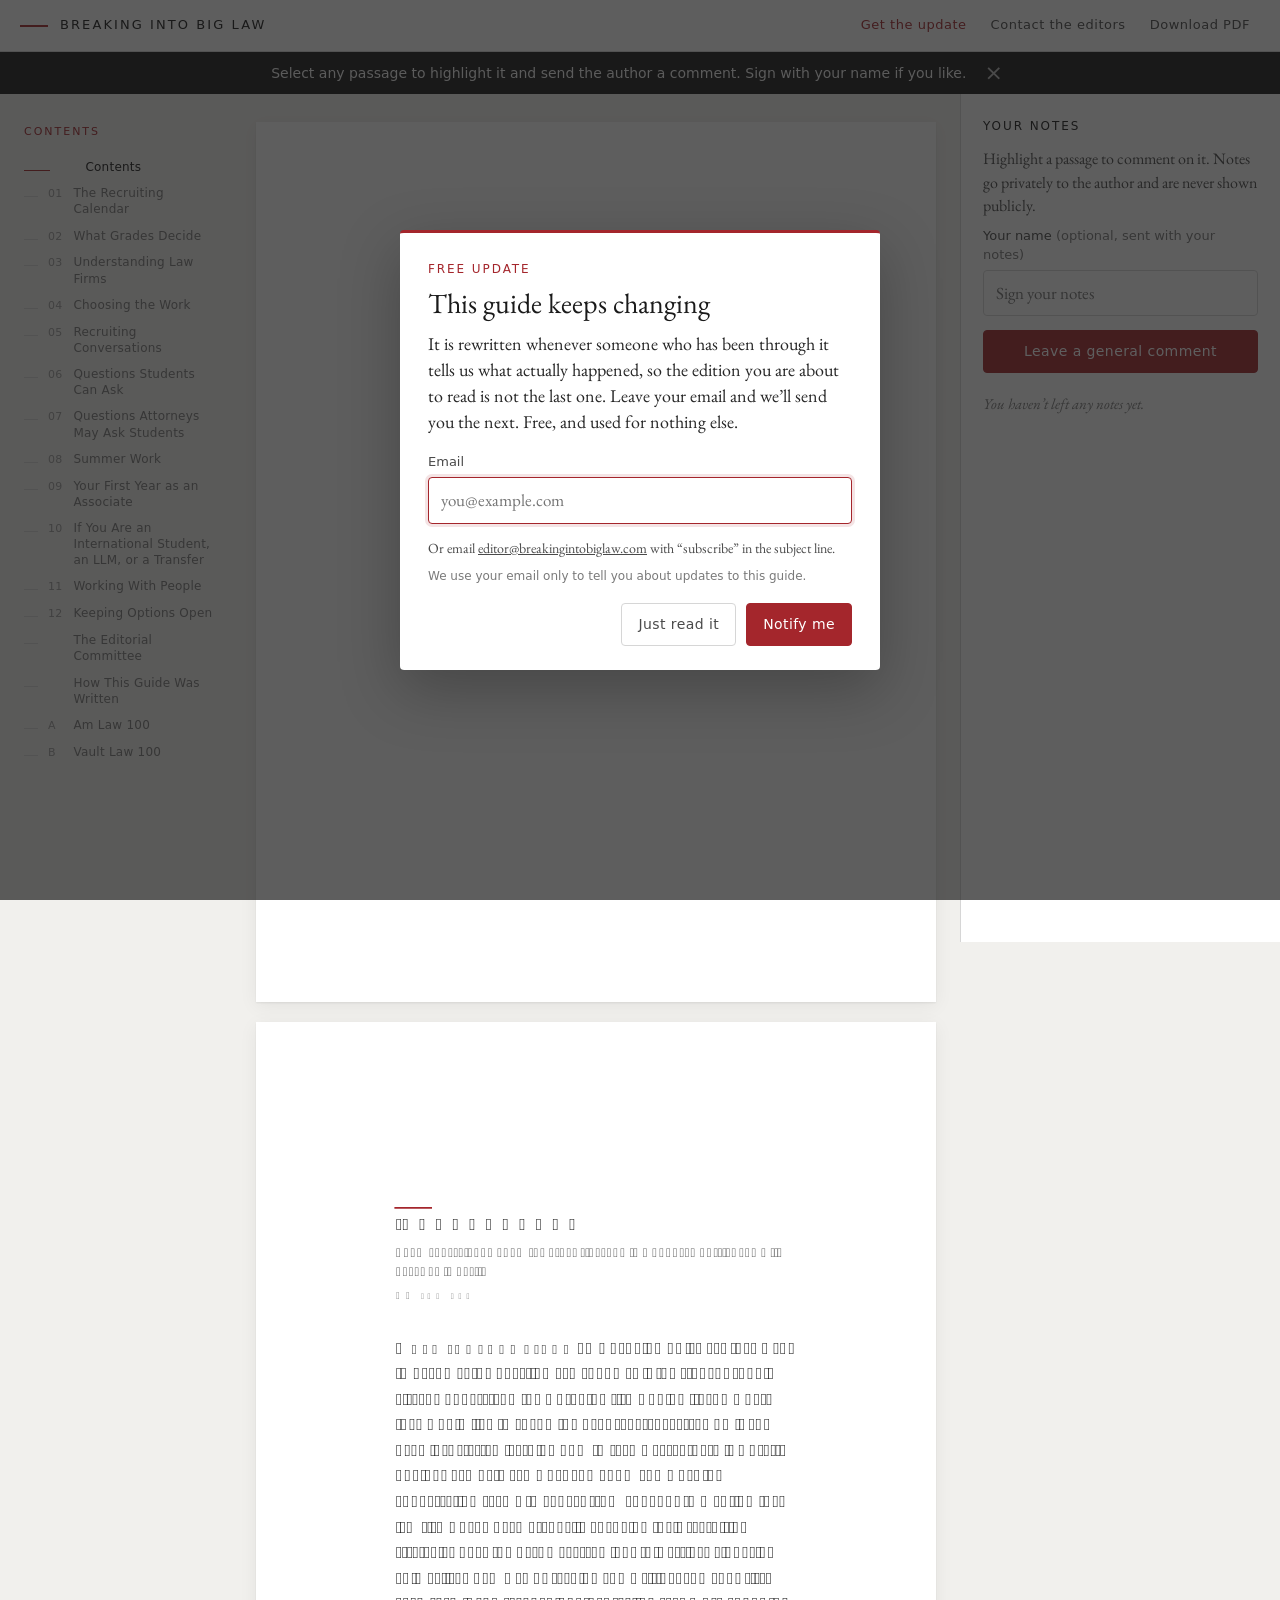
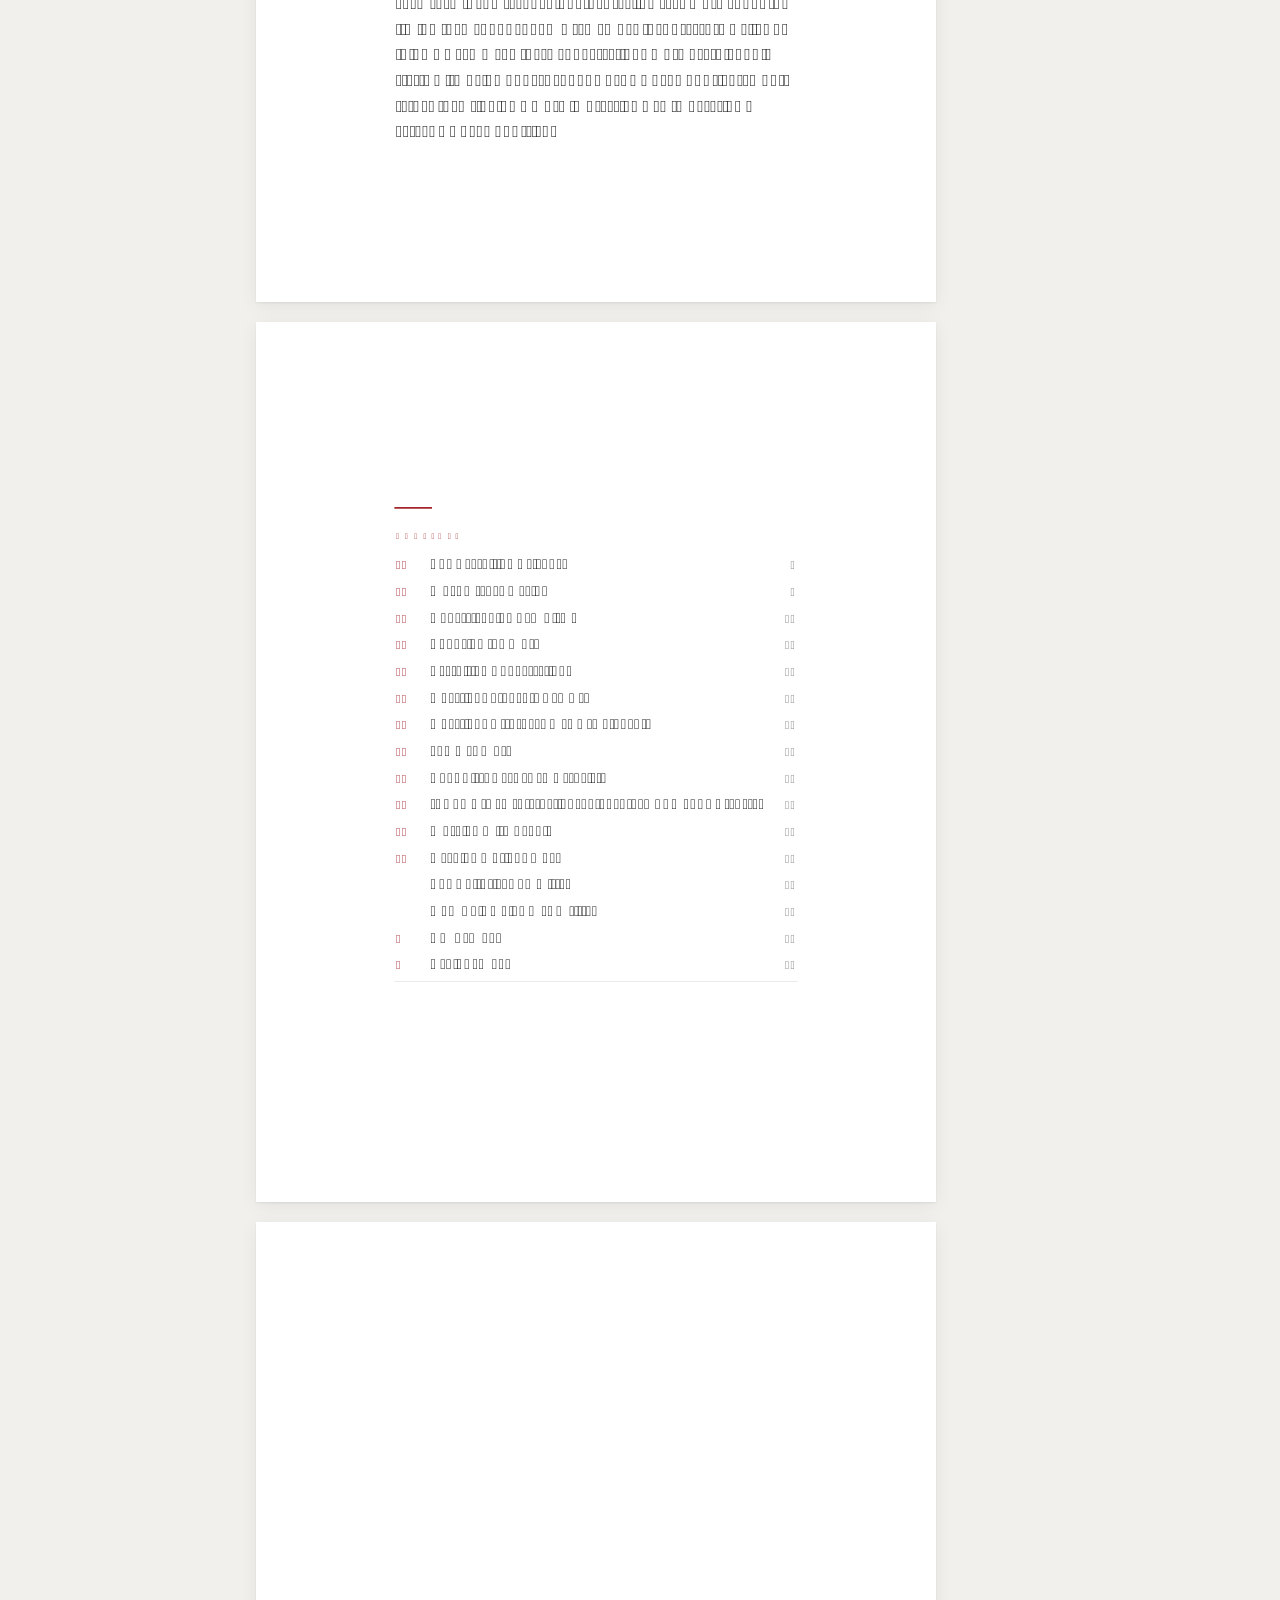
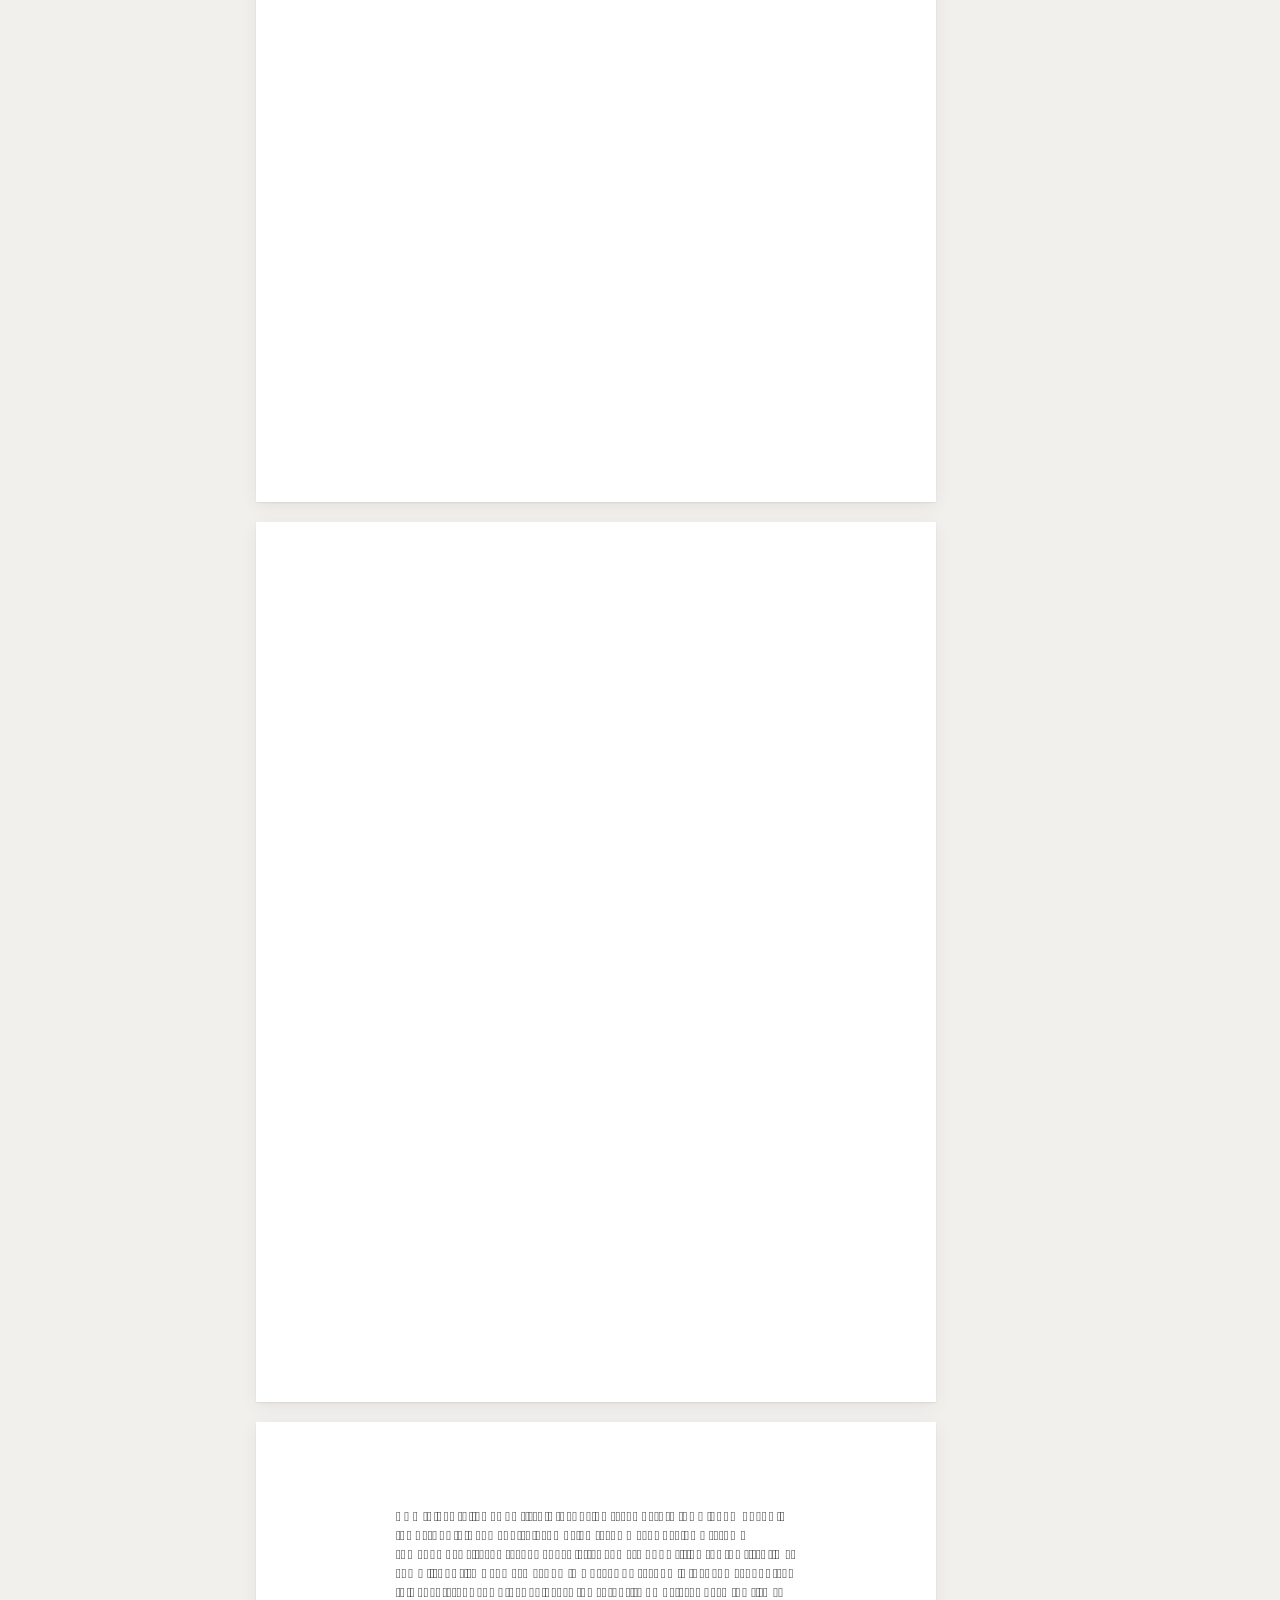
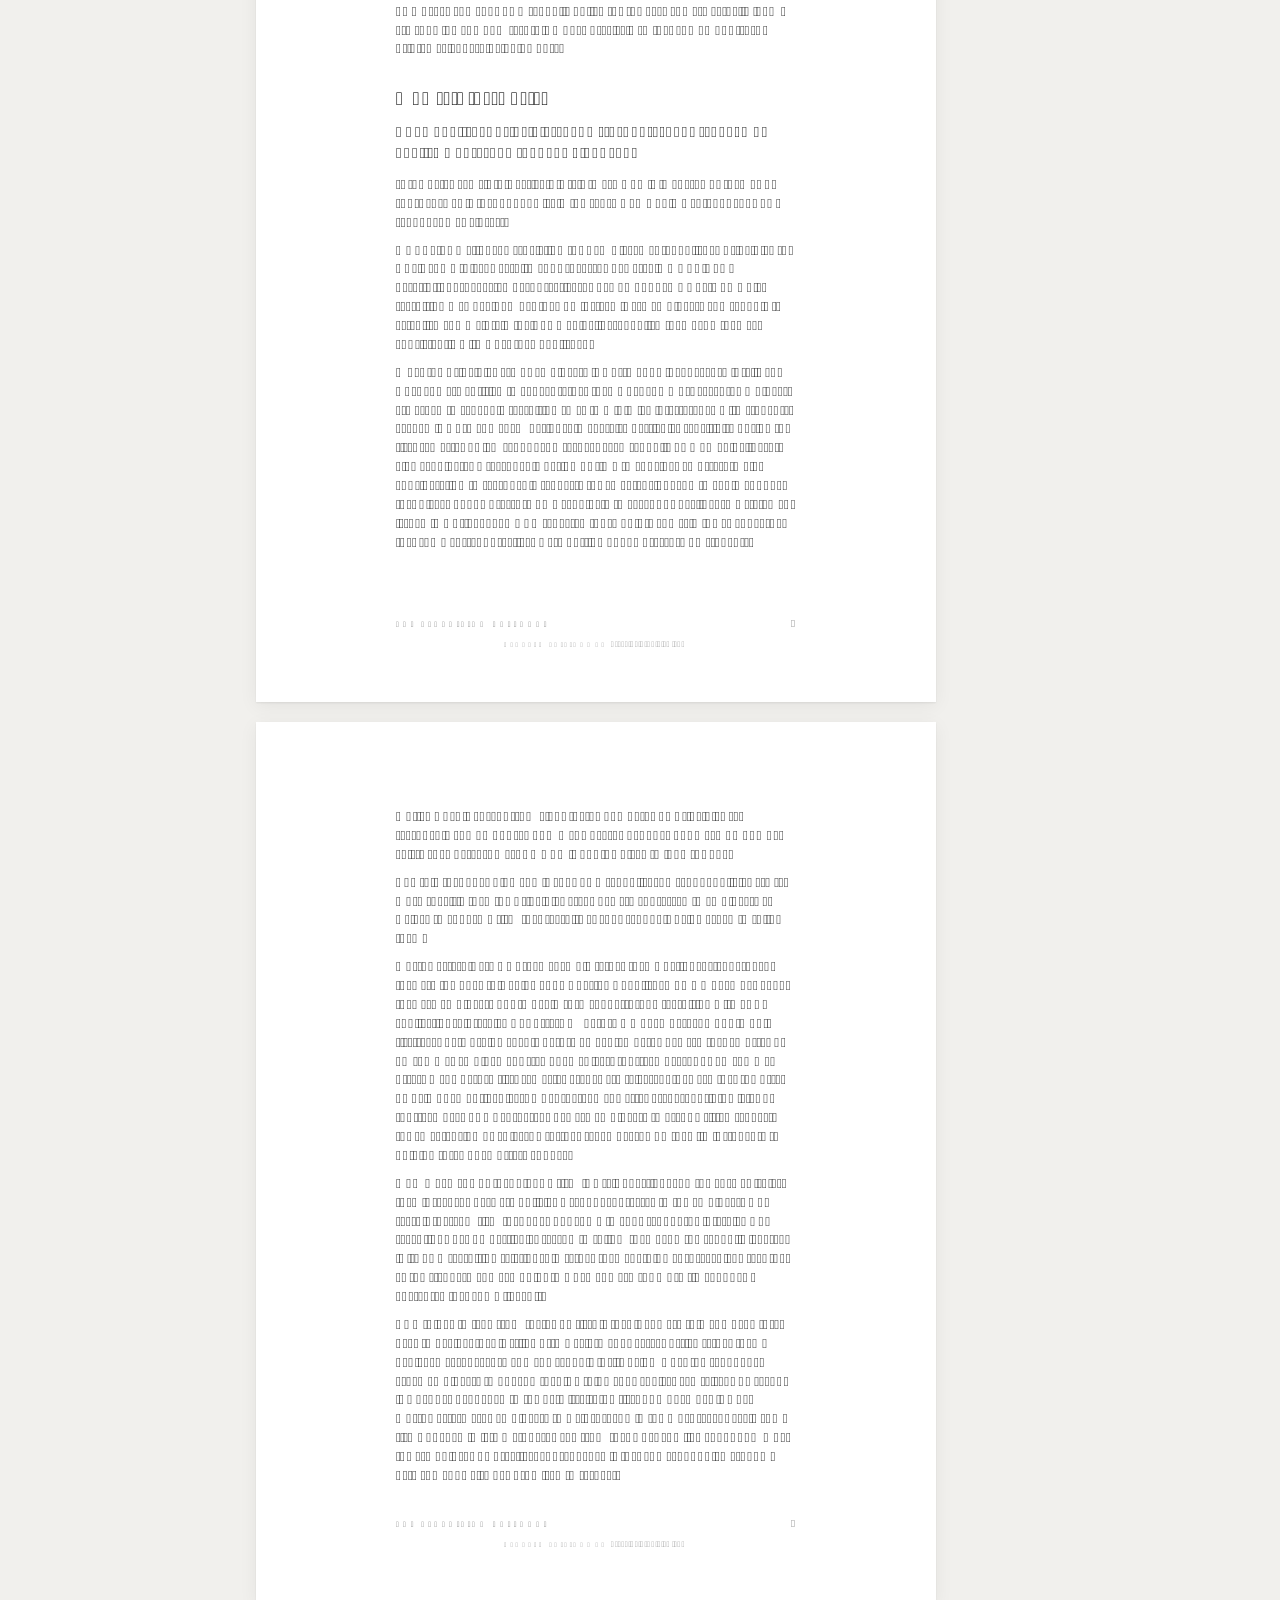
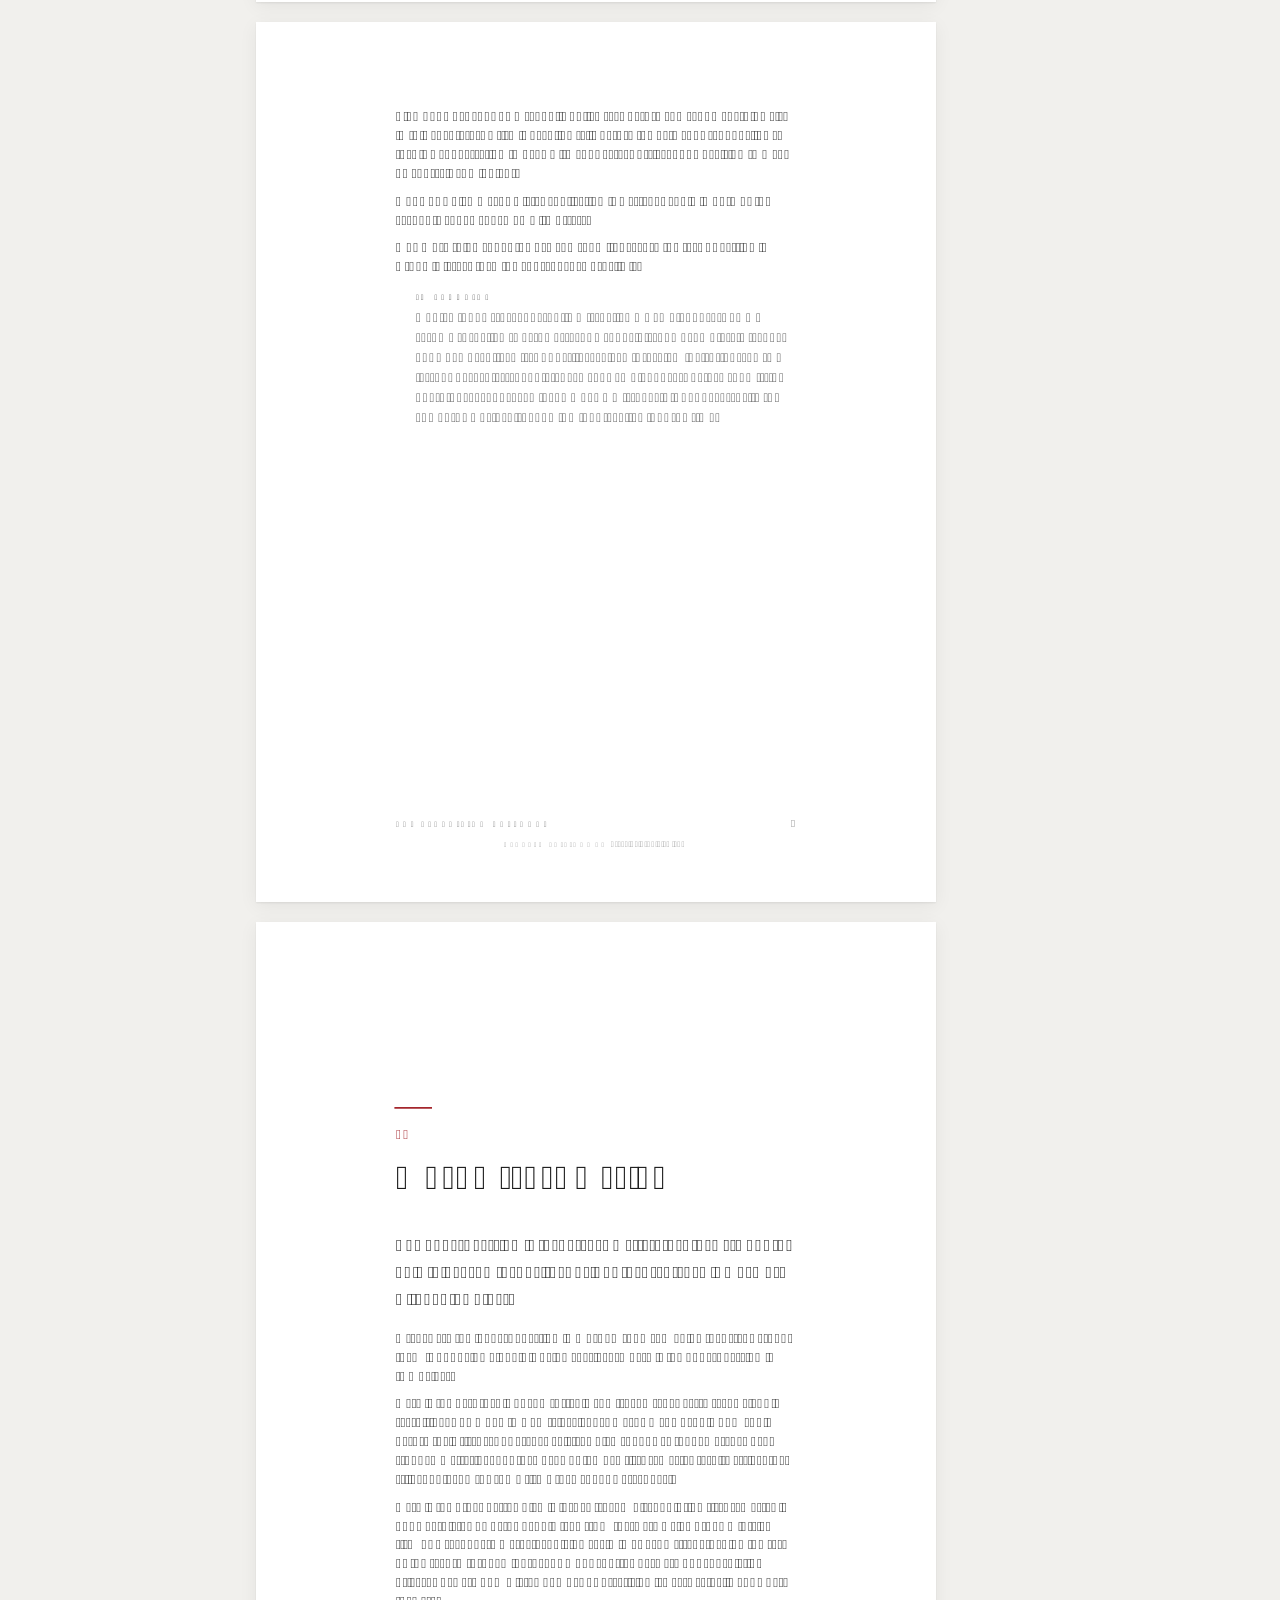
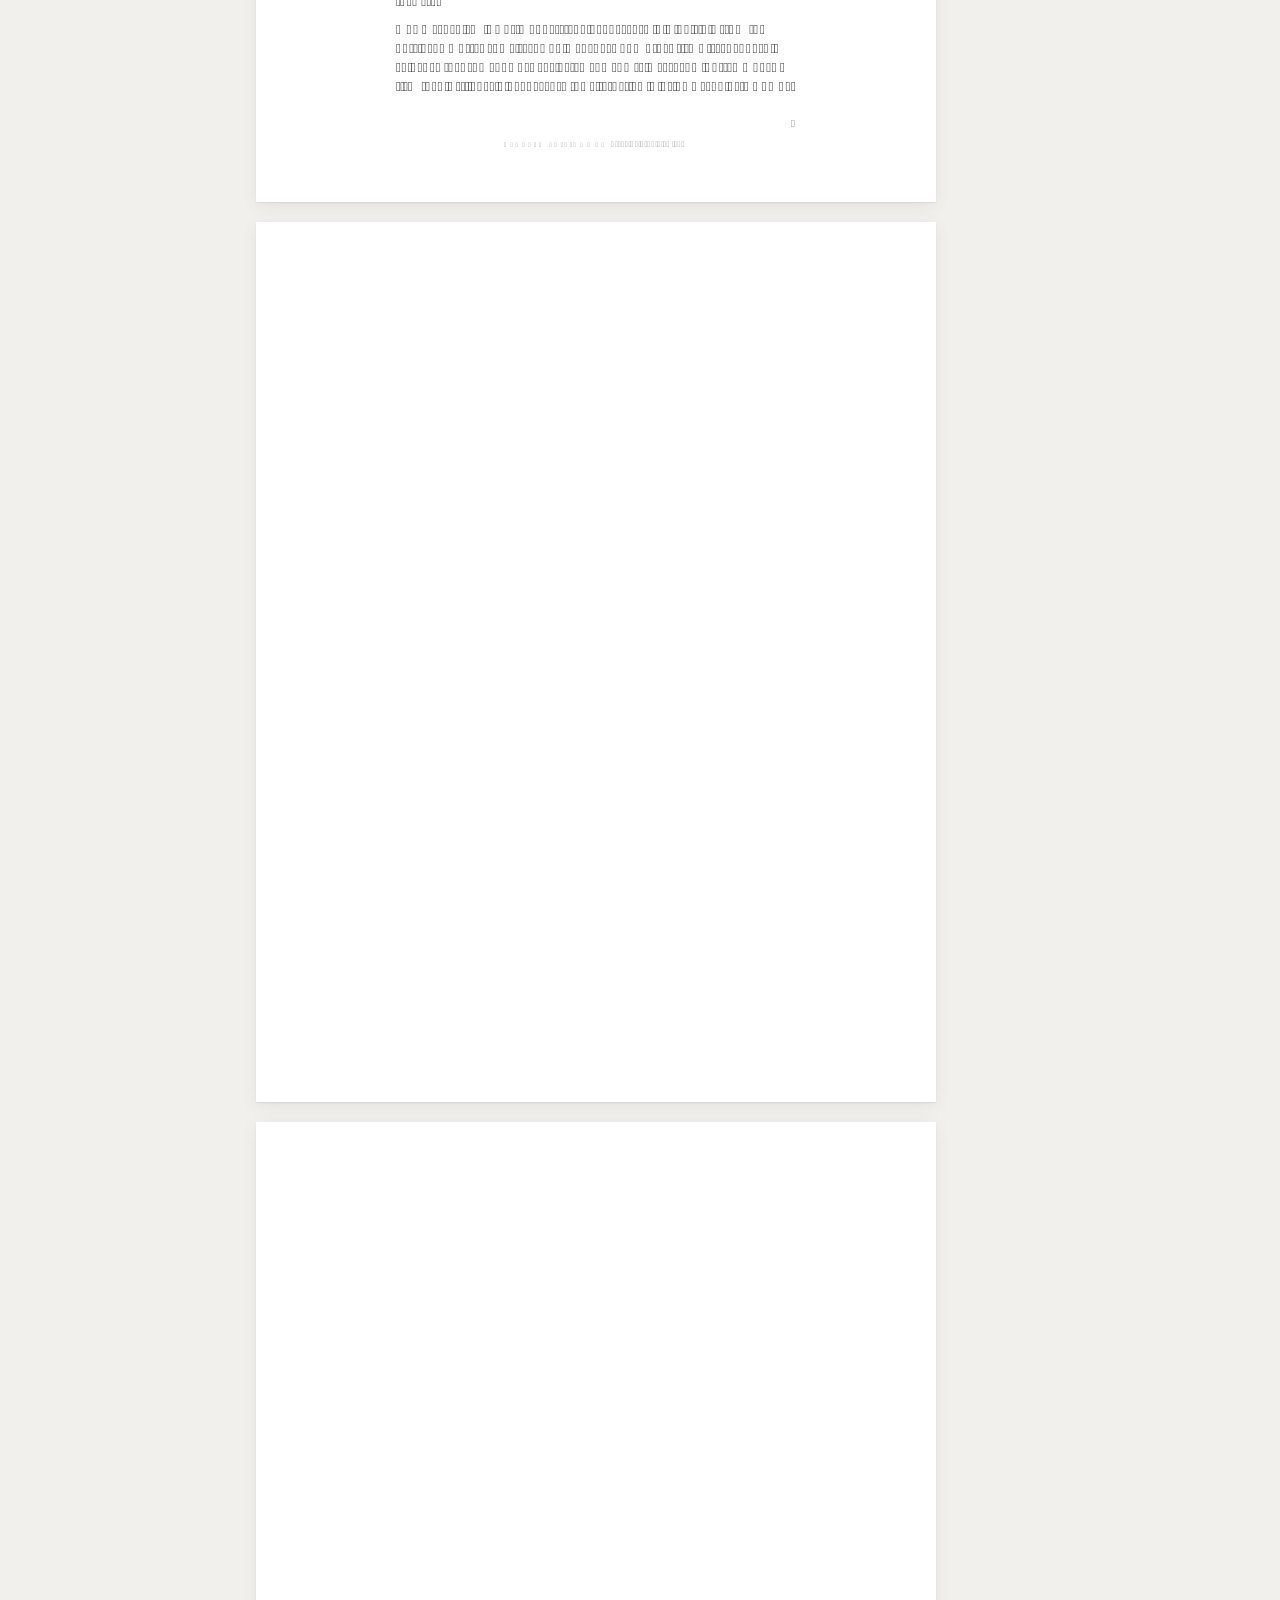
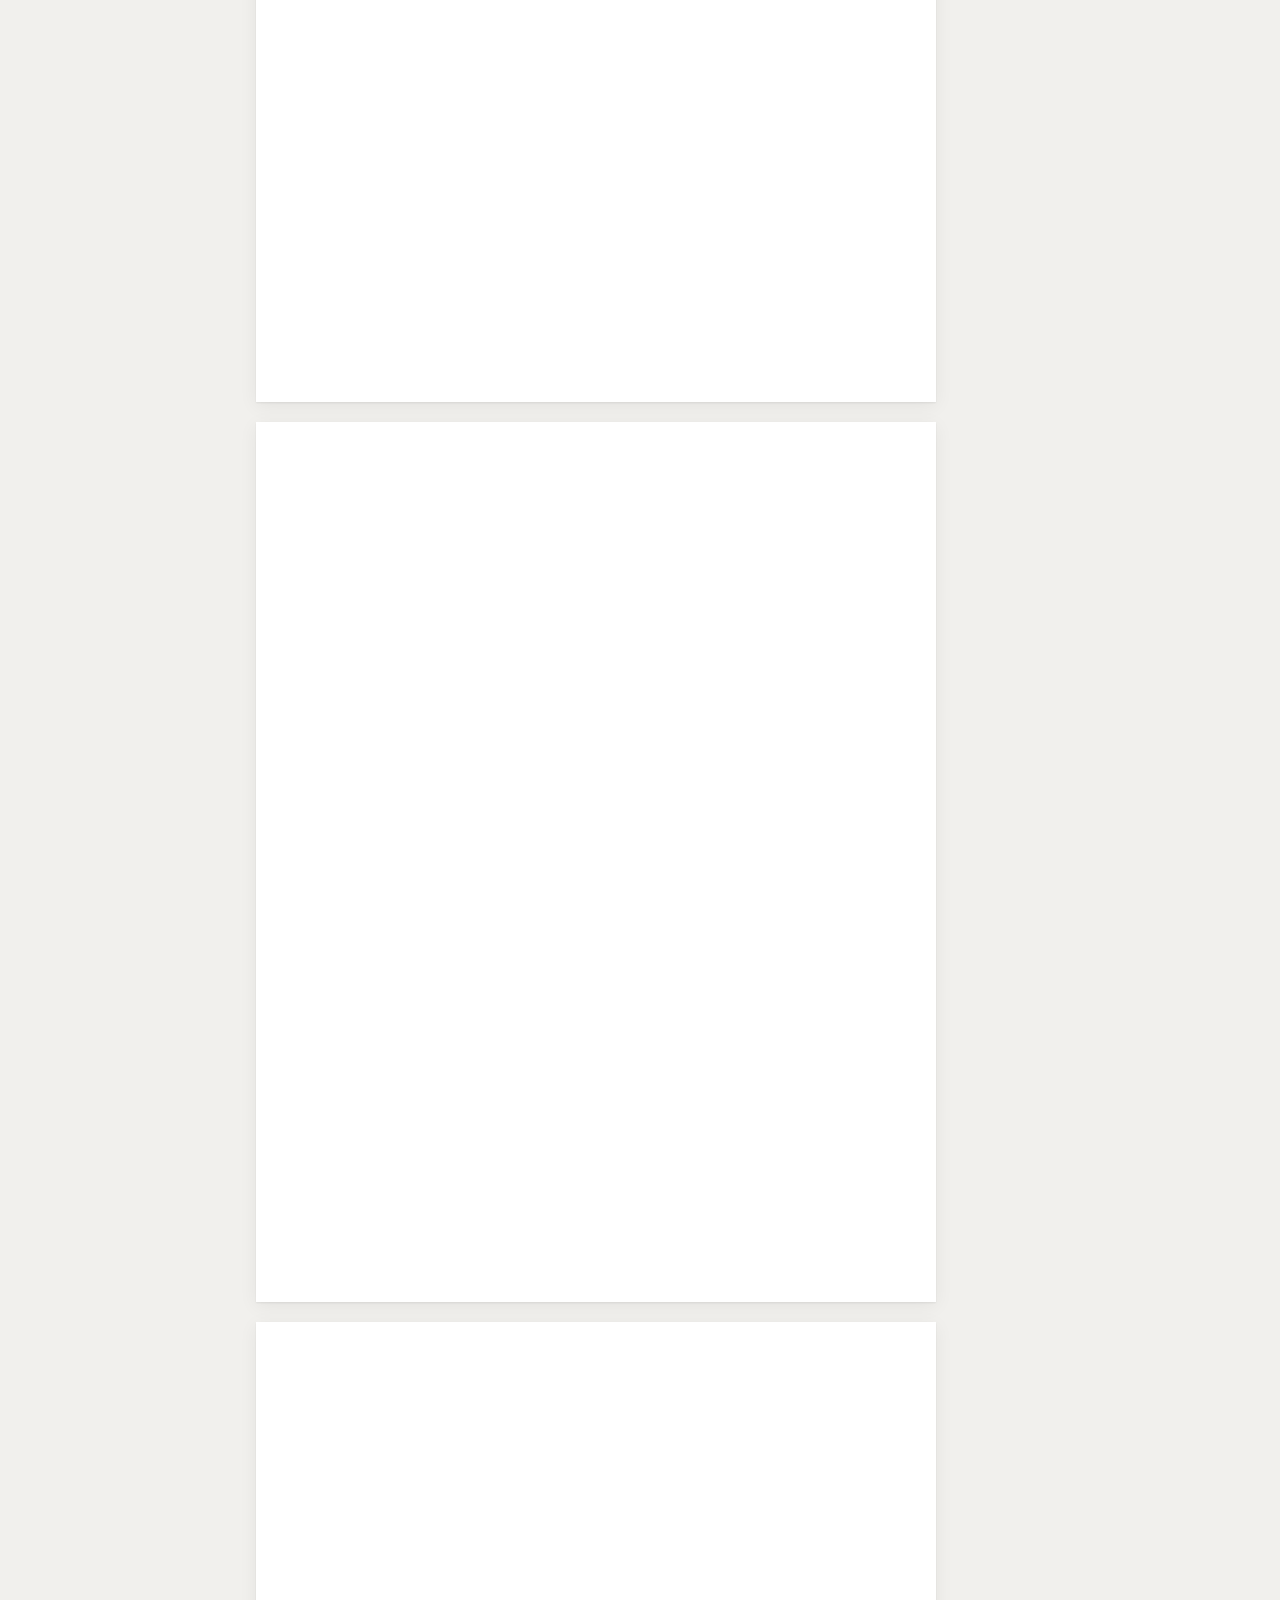
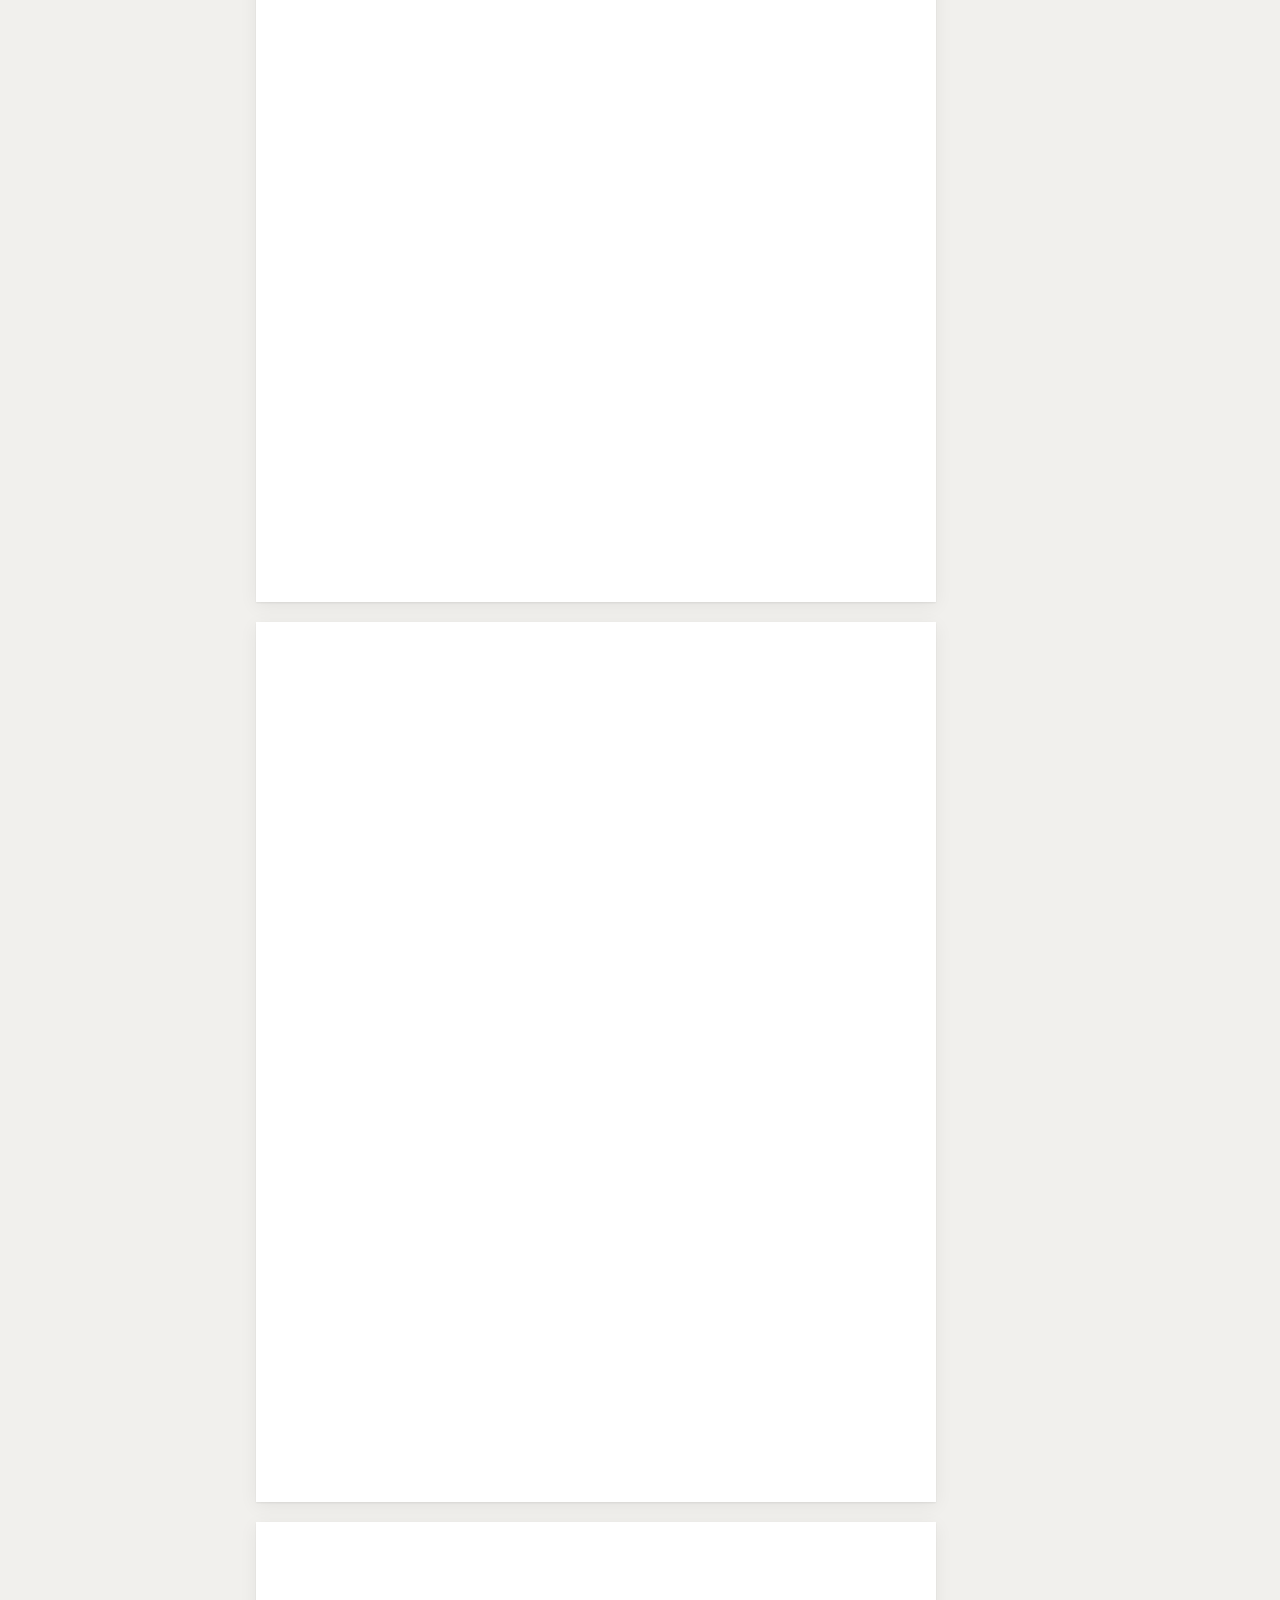
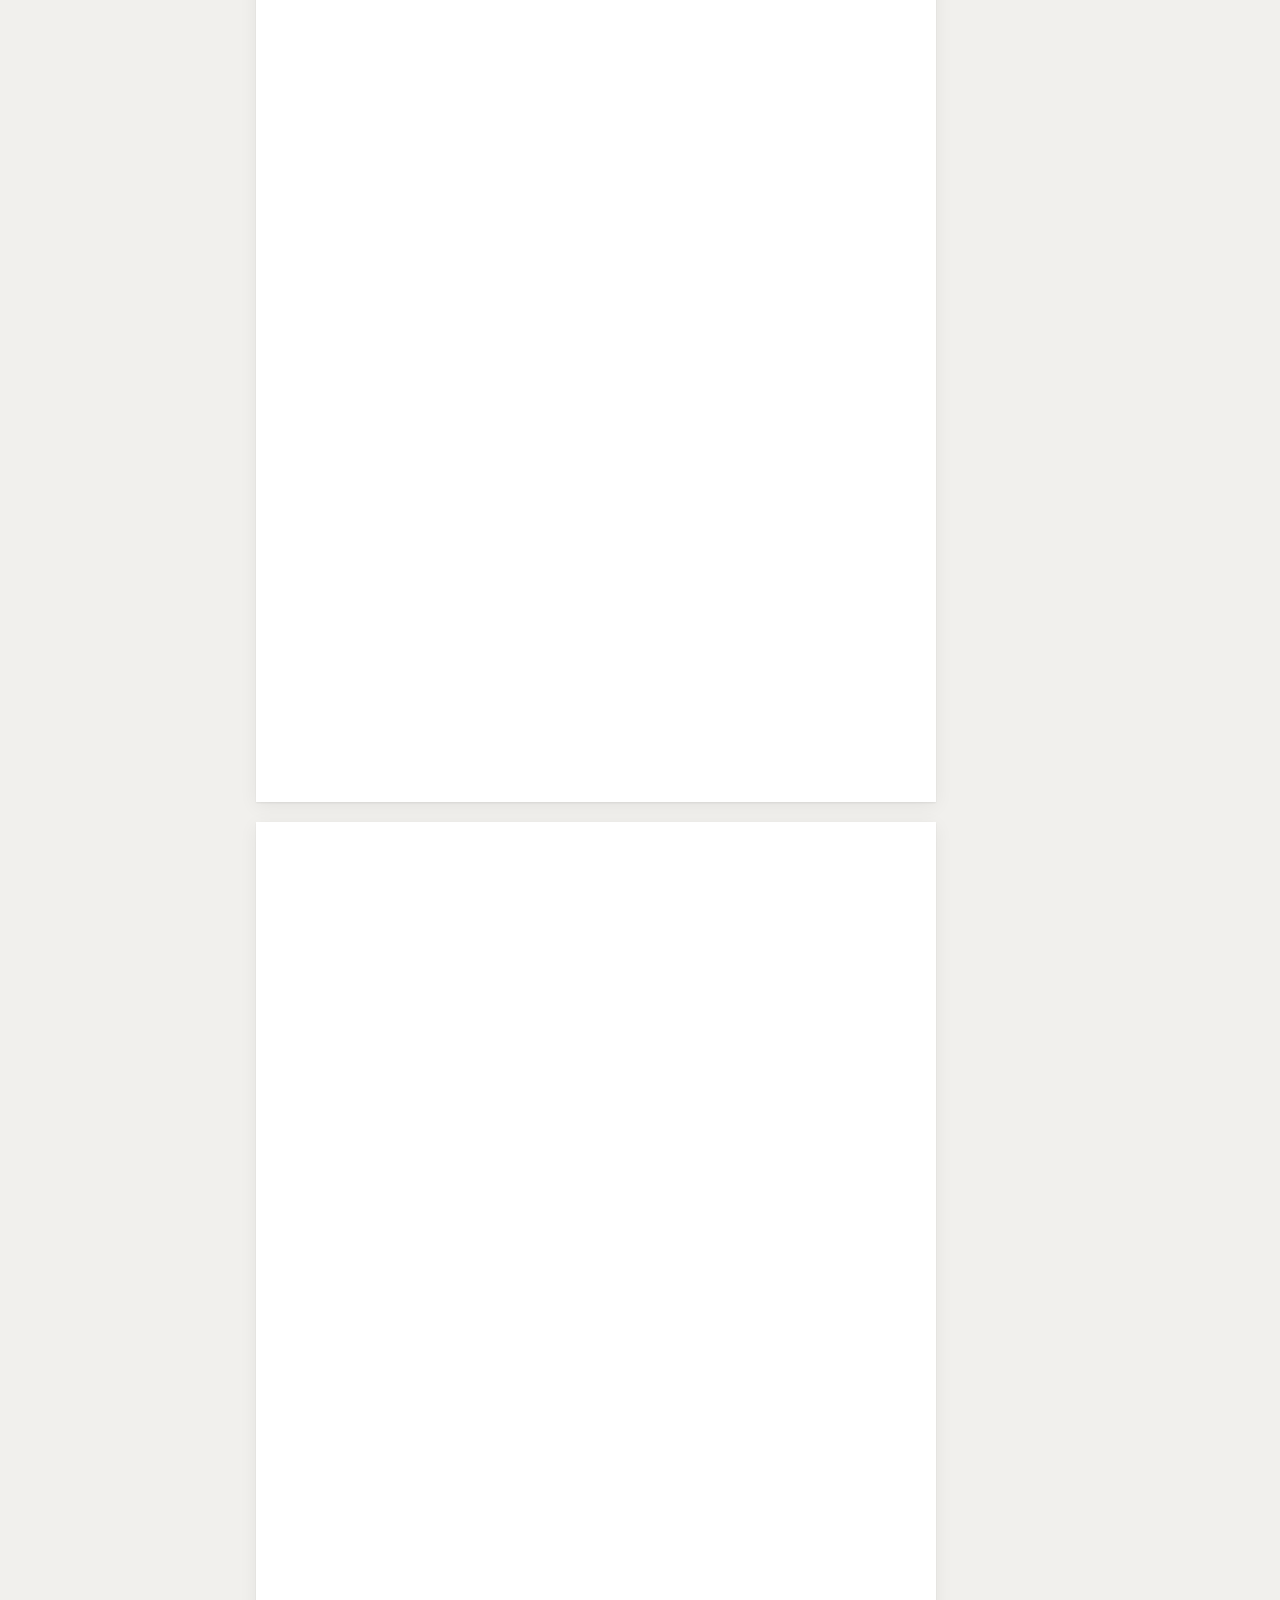
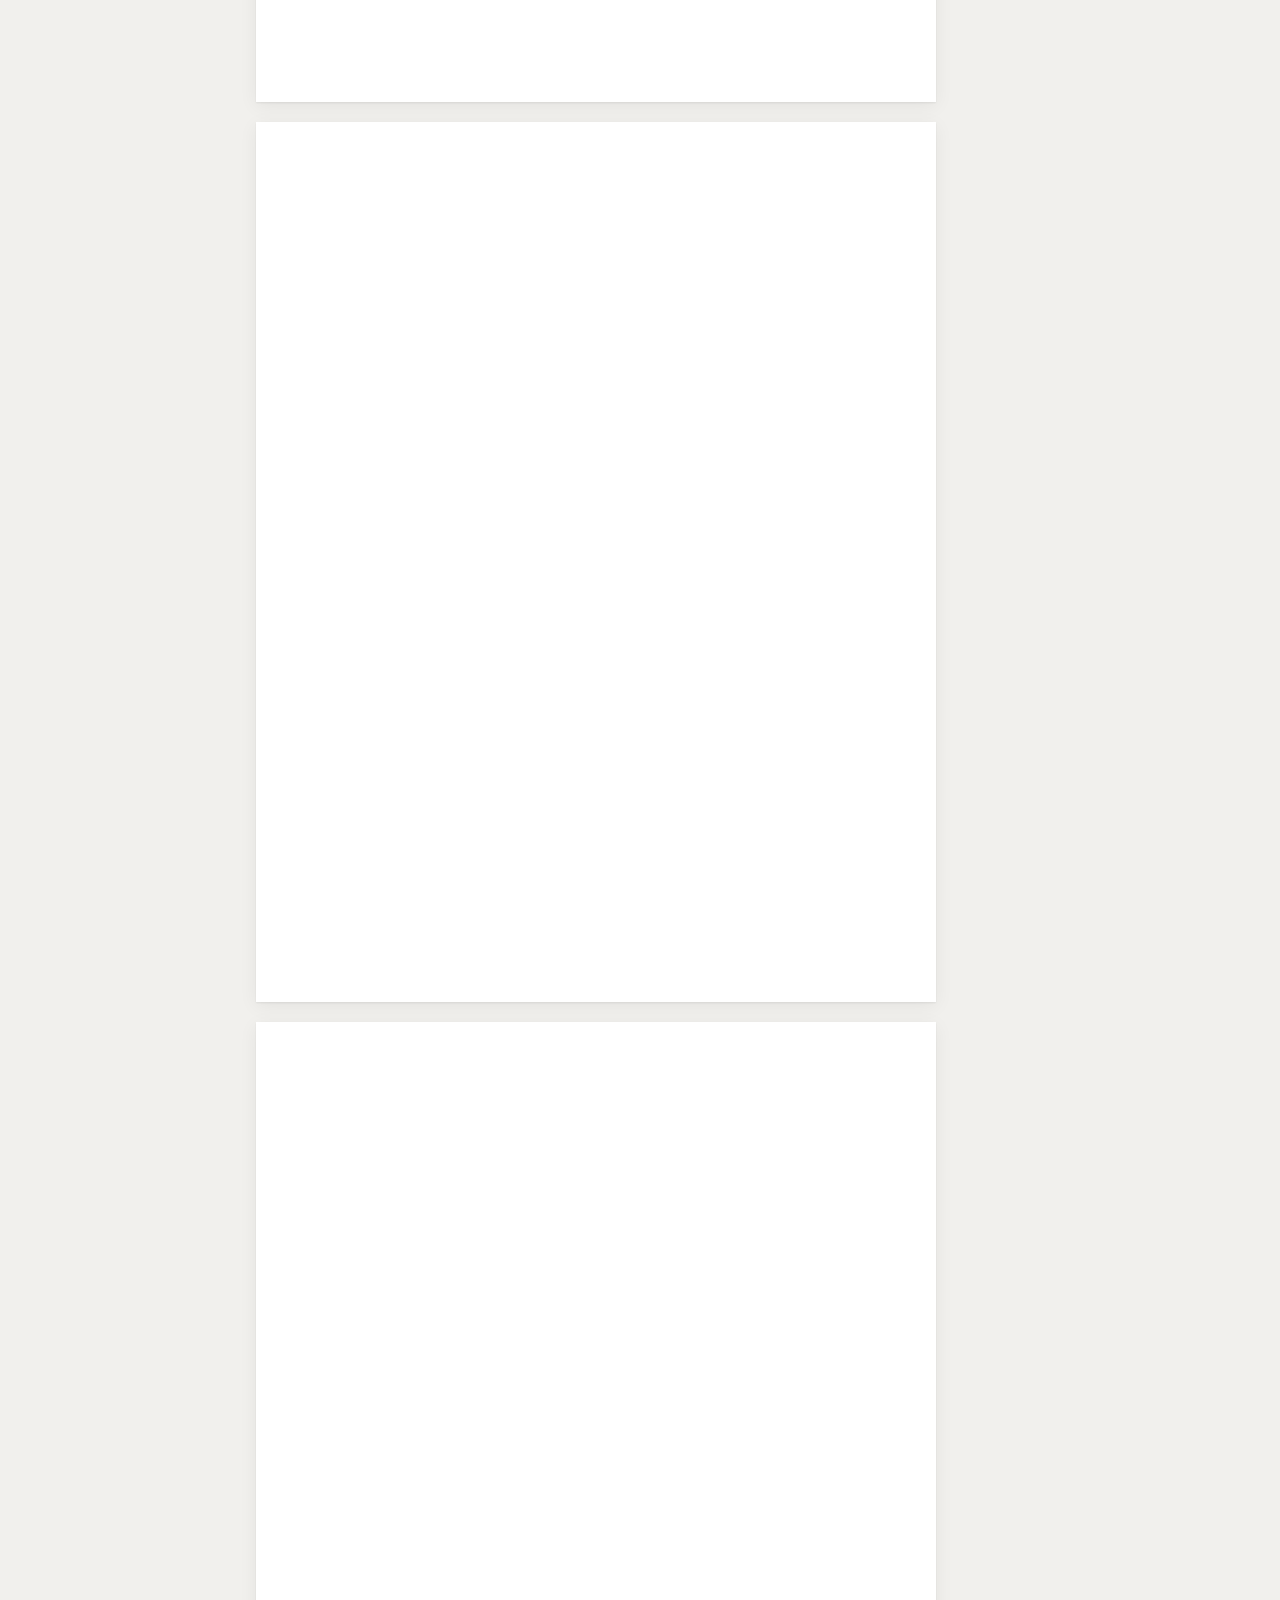
<file: index.html>
<!doctype html>
<html lang="en">
<head>
  <meta charset="utf-8">
  <meta name="viewport" content="width=device-width, initial-scale=1">
  <title>Breaking Into Big Law</title>
  <meta name="description" content="A free guide to breaking into Big Law. Highlight any passage and send the author a comment.">
  <meta property="og:title" content="Breaking Into Big Law">
  <meta property="og:description" content="A free guide for first-year law students. Highlight any passage and send the author a comment.">
  <meta property="og:type" content="website">
  <meta property="og:url" content="https://breakingintobiglaw.com/">
  <link rel="icon" href="data:image/svg+xml,%3Csvg xmlns='http://www.w3.org/2000/svg' viewBox='0 0 32 32'%3E%3Crect width='32' height='32' fill='%23A4262C'/%3E%3Ctext x='16' y='23' font-family='Georgia,serif' font-size='20' text-anchor='middle' fill='white'%3EB%3C/text%3E%3C/svg%3E">
  <link rel="preconnect" href="https://fonts.googleapis.com">
  <link rel="preconnect" href="https://fonts.gstatic.com" crossorigin>
  <link href="https://fonts.googleapis.com/css2?family=EB+Garamond:ital,wght@0,400;0,500;1,400&display=swap" rel="stylesheet">
  <link rel="stylesheet" href="assets/app.css">
  <script src="config.js"></script>
</head>
<body>
  <header class="topbar">
    <div class="brand">
      <span class="brand-rule" aria-hidden="true"></span>
      <span class="brand-label">Breaking Into Big Law</span>
    </div>
    <nav class="actions">
      <button type="button" class="link-btn" id="btn-notify"><span class="long">Get the update</span><span class="short">Updates</span></button>
      <button type="button" class="link-btn" id="btn-email"><span class="long">Contact the editors</span><span class="short">Contact</span></button>
      <a class="link-btn" id="btn-download" href="guide.pdf" download><span class="long">Download PDF</span><span class="short">PDF</span></a>
      <button type="button" class="link-btn notes-toggle" id="btn-notes" aria-controls="notes" aria-expanded="false">Notes <span class="count" id="notes-count">0</span></button>
    </nav>
  </header>

  <div class="hint" id="hint" hidden>
    <p>Select any passage to highlight it and send the author a comment. Sign with your name if you like.</p>
    <button type="button" class="hint-close" id="hint-close" aria-label="Dismiss">&times;</button>
  </div>

  <main class="layout">
    <nav class="outline" id="outline" aria-label="Contents" hidden>
      <p class="outline-head">Contents</p>
      <ol id="outline-list"></ol>
    </nav>

    <section class="reader" id="reader" aria-label="Guide">
      <div class="status" id="status">Loading the guide&hellip;</div>
      <div class="pages" id="pages"></div>
    </section>

    <aside class="notes" id="notes" aria-label="Your notes">
      <div class="notes-head">
        <h2>Your notes</h2>
        <button type="button" class="hint-close notes-close" id="notes-close" aria-label="Close notes">&times;</button>
      </div>
      <p class="notes-intro">Highlight a passage to comment on it. Notes go privately to the author and are never shown publicly.</p>
      <label class="field">
        <span>Your name <em>(optional, sent with your notes)</em></span>
        <input type="text" id="panel-name" maxlength="80" autocomplete="name" placeholder="Sign your notes">
      </label>
      <button type="button" class="primary wide" id="btn-general">Leave a general comment</button>
      <ol class="note-list" id="note-list"></ol>
      <p class="notes-empty" id="notes-empty">You haven&rsquo;t left any notes yet.</p>
    </aside>
  </main>

  <button type="button" class="float-btn" id="float-btn" hidden>Highlight &amp; comment</button>

  <dialog class="modal" id="composer" aria-labelledby="composer-title">
    <form method="dialog" id="composer-form">
      <h2 id="composer-title">Comment for the author</h2>
      <blockquote class="quote" id="composer-quote" hidden></blockquote>
      <label class="field">
        <span>Your comment</span>
        <textarea id="composer-text" rows="5" maxlength="5000" placeholder="What is unclear, wrong, or missing? What helped?"></textarea>
      </label>
      <label class="field">
        <span>Your name <em>(optional, shown to the author)</em></span>
        <input type="text" id="composer-name" maxlength="80" autocomplete="name">
      </label>
      <label class="hp" aria-hidden="true">Website <input type="text" id="composer-hp" tabindex="-1" autocomplete="off"></label>
      <p class="form-error" id="composer-error" role="alert" hidden></p>
      <div class="modal-actions">
        <button type="button" class="ghost" id="composer-cancel">Cancel</button>
        <button type="submit" class="primary" id="composer-submit" value="send">Send to author</button>
      </div>
    </form>
  </dialog>

  <dialog class="modal" id="subscribe" aria-labelledby="subscribe-title">
    <form method="dialog" id="subscribe-form">
      <p class="eyebrow">Free update</p>
      <h2 id="subscribe-title">This guide keeps changing</h2>
      <p class="lede">It is rewritten whenever someone who has been through it tells us what actually happened, so the edition you are about to read is not the last one. Leave your email and we&rsquo;ll send you the next. Free, and used for nothing else.</p>
      <label class="field">
        <span>Email</span>
        <input type="email" id="subscribe-email" required maxlength="200" autocomplete="email" placeholder="you@example.com">
      </label>
      <label class="hp" aria-hidden="true">Website <input type="text" id="subscribe-hp" tabindex="-1" autocomplete="off"></label>
      <p class="form-error" id="subscribe-error" role="alert" hidden></p>
      <p class="form-alt">Or email <a href="mailto:editor@breakingintobiglaw.com?subject=subscribe">editor@breakingintobiglaw.com</a> with &ldquo;subscribe&rdquo; in the subject line.</p>
      <p class="fine">We use your email only to tell you about updates to this guide.</p>
      <div class="modal-actions">
        <button type="button" class="ghost" id="subscribe-later">Just read it</button>
        <button type="submit" class="primary" id="subscribe-submit" value="send">Notify me</button>
      </div>
    </form>
    <div class="thanks" id="subscribe-thanks" hidden>
      <h2>You&rsquo;re on the list</h2>
      <p class="lede">We&rsquo;ll email you when the updated guide is out.</p>
      <div class="modal-actions"><button type="button" class="primary" id="subscribe-done">Back to reading</button></div>
    </div>
  </dialog>

  <dialog class="modal" id="contact" aria-labelledby="contact-title">
    <p class="eyebrow">Contact</p>
    <h2 id="contact-title">Write to the editors</h2>
    <p class="lede">Corrections, disagreements, and paragraphs about your own year all reach the same place. Put &ldquo;subscribe&rdquo; in the subject line if you only want the next edition.</p>
    <p class="address"><span id="contact-address">editor@breakingintobiglaw.com</span></p>
    <div class="modal-actions">
      <button type="button" class="ghost" id="contact-copy">Copy address</button>
      <a class="ghost" id="contact-open" href="mailto:editor@breakingintobiglaw.com">Open mail app</a>
      <button type="button" class="primary" id="contact-close">Back to reading</button>
    </div>
  </dialog>

  <div class="toast" id="toast" role="status" aria-live="polite" hidden></div>

  <script type="module" src="assets/app.js"></script>
</body>
</html>
</file>
<file: assets/app.css>
:root {
  --ink: #1A1A1A;
  --body: #262626;
  --soft: #4A4A4A;
  --grey: #7A7A7A;
  --red: #A4262C;
  --red-dark: #86191F;
  --hair: #D6D6D6;
  --paper: #FFFFFF;
  --desk: #F1F0ED;
  --mark: rgba(164, 38, 44, 0.16);
  --mark-strong: rgba(164, 38, 44, 0.32);
  --serif: "EB Garamond", Garamond, "Adobe Garamond Pro", Georgia, serif;
  --sans: "Gill Sans", "Gill Sans MT", Calibri, "Segoe UI", system-ui, sans-serif;
  --topbar-h: 52px;
  --outline-w: 232px;
  --notes-w: 320px;
}

* { box-sizing: border-box; }

html, body { margin: 0; }

body {
  background: var(--desk);
  color: var(--body);
  font-family: var(--serif);
  font-size: 17px;
  line-height: 1.45;
  -webkit-font-smoothing: antialiased;
}

button, input, textarea { font: inherit; color: inherit; }

/* ---------- top bar ---------- */

.topbar {
  position: sticky;
  top: 0;
  z-index: 20;
  height: var(--topbar-h);
  display: flex;
  align-items: center;
  justify-content: space-between;
  gap: 12px;
  padding: 0 20px;
  background: var(--paper);
  border-bottom: 1px solid var(--hair);
}

.brand { display: flex; align-items: center; gap: 12px; min-width: 0; }
.brand-rule { width: 28px; height: 2px; background: var(--red); flex: none; }
.brand-label {
  font-family: var(--sans);
  font-size: 13px;
  letter-spacing: 0.16em;
  text-transform: uppercase;
  color: var(--ink);
  white-space: nowrap;
  overflow: hidden;
  text-overflow: ellipsis;
}

.actions { display: flex; align-items: center; gap: 4px; flex: none; }

.link-btn {
  font-family: var(--sans);
  font-size: 13px;
  letter-spacing: 0.04em;
  color: var(--soft);
  background: none;
  border: 0;
  padding: 8px 10px;
  border-radius: 4px;
  cursor: pointer;
  text-decoration: none;
  white-space: nowrap;
}
.link-btn:hover { color: var(--red); }
.link-btn .short { display: none; }

.link-btn:focus-visible, .text-btn:focus-visible, button:focus-visible, a:focus-visible {
  outline: 2px solid var(--red);
  outline-offset: 2px;
}
#btn-notify { color: var(--red); }

.count {
  display: inline-block;
  min-width: 18px;
  padding: 0 5px;
  margin-left: 2px;
  font-size: 11px;
  line-height: 18px;
  text-align: center;
  color: var(--paper);
  background: var(--grey);
  border-radius: 9px;
}
.count.has { background: var(--red); }

/* ---------- first-visit hint ---------- */

.hint {
  display: flex;
  align-items: center;
  justify-content: center;
  gap: 12px;
  padding: 8px 20px;
  background: var(--ink);
  color: #F3F3F3;
  font-family: var(--sans);
  font-size: 14px;
}
.hint p { margin: 0; }
.hint[hidden] { display: none; }

.hint-close {
  background: none;
  border: 0;
  color: inherit;
  font-size: 22px;
  line-height: 1;
  padding: 2px 6px;
  cursor: pointer;
  opacity: 0.75;
}
.hint-close:hover { opacity: 1; }

/* ---------- layout ---------- */

.layout {
  display: grid;
  grid-template-columns: minmax(0, 1fr) var(--notes-w);
  align-items: start;
}

/* ---------- the outline rail ---------- */
/* The gutter beside the page was empty at desktop widths. It now carries the book's own
   bookmarks, read out of the PDF at load, so it cannot drift from the file on the server. */

.outline { display: none; }
.outline[hidden] { display: none !important; }

@media (min-width: 1200px) {
  .layout { grid-template-columns: var(--outline-w) minmax(0, 1fr) var(--notes-w); }
  .outline {
    display: block;
    position: sticky;
    top: var(--topbar-h);
    max-height: calc(100dvh - var(--topbar-h));
    overflow-y: auto;
    padding: 30px 14px 40px 24px;
    overscroll-behavior: contain;
  }
}

.outline-head {
  margin: 0 0 14px;
  font-family: var(--sans);
  font-size: 11px;
  letter-spacing: 0.18em;
  text-transform: uppercase;
  color: var(--red);
}
.outline ol { list-style: none; margin: 0; padding: 0; }
.outline li { margin: 0; }
.outline button {
  display: flex;
  align-items: baseline;
  gap: 10px;
  width: 100%;
  padding: 5px 0;
  border: 0;
  background: none;
  font: inherit;
  font-family: var(--sans);
  font-size: 12px;
  line-height: 1.35;
  letter-spacing: 0.02em;
  color: var(--grey);
  text-align: left;
  cursor: pointer;
  transition: color 0.15s ease;
}
.outline button:hover { color: var(--ink); }
.outline .tick {
  flex: none;
  width: 14px;
  height: 1px;
  margin-top: 7px;
  background: var(--hair);
  transition: width 0.18s ease, background 0.18s ease;
}
.outline .mark { flex: none; min-width: 1.4em; font-size: 11px; color: var(--hair-text, #9b9b9b); }
.outline li.current button { color: var(--ink); }
.outline li.current .tick { width: 26px; background: var(--red); }
.outline li.current .mark { color: var(--red); }

.reader { padding: 28px 24px 80px; min-width: 0; }

.status {
  max-width: 560px;
  margin: 40px auto;
  font-family: var(--sans);
  font-size: 14px;
  color: var(--grey);
  text-align: center;
}
.status[hidden] { display: none; }
.status.error { color: var(--red); }

.pages {
  display: flex;
  flex-direction: column;
  align-items: center;
  gap: 20px;
}

/* ---------- a PDF page ---------- */

.page {
  position: relative;
  background: var(--paper);
  box-shadow: 0 1px 2px rgba(0, 0, 0, 0.08), 0 4px 18px rgba(0, 0, 0, 0.06);
  flex: none;
}
.page canvas {
  position: absolute;
  inset: 0;
  width: 100%;
  height: 100%;
  display: block;
}
.page .hl-layer {
  position: absolute;
  inset: 0;
  pointer-events: none;
  mix-blend-mode: multiply;
}
.page .hl {
  position: absolute;
  background: var(--mark);
  border-bottom: 1.5px solid var(--red);
  border-radius: 1px;
}
.page .hl.pending { background: var(--mark-strong); border-bottom-style: dashed; }
.page .hl.flash { animation: flash 1.4s ease-out; }
@keyframes flash {
  0%, 30% { background: rgba(164, 38, 44, 0.45); }
  100% { background: var(--mark); }
}

/* pdf.js 4.10 text layer, trimmed from web/pdf_viewer.css */
.textLayer {
  position: absolute;
  text-align: initial;
  inset: 0;
  overflow: clip;
  opacity: 1;
  line-height: 1;
  -webkit-text-size-adjust: none;
  text-size-adjust: none;
  forced-color-adjust: none;
  transform-origin: 0 0;
  caret-color: CanvasText;
  z-index: 0;
}
.textLayer :is(span, br) {
  color: transparent;
  position: absolute;
  white-space: pre;
  cursor: text;
  transform-origin: 0% 0%;
}
.textLayer > :not(.markedContent),
.textLayer .markedContent span:not(.markedContent) { z-index: 1; }
.textLayer span.markedContent { top: 0; height: 0; }
.textLayer ::selection { background: rgba(164, 38, 44, 0.28); }
.textLayer br::selection { background: transparent; }
.textLayer .endOfContent {
  display: block;
  position: absolute;
  inset: 100% 0 0;
  z-index: 0;
  cursor: default;
  user-select: none;
  -webkit-user-select: none;
}
.textLayer.selecting .endOfContent { top: 0; }

/* ---------- notes panel ---------- */

.notes {
  position: sticky;
  top: var(--topbar-h);
  height: calc(100vh - var(--topbar-h));
  height: calc(100dvh - var(--topbar-h));
  overflow-y: auto;
  padding: 24px 22px 40px;
  background: var(--paper);
  border-left: 1px solid var(--hair);
}
.notes-head { display: flex; align-items: center; justify-content: space-between; }
.notes h2 {
  margin: 0;
  font-family: var(--sans);
  font-size: 12px;
  font-weight: 400;
  letter-spacing: 0.16em;
  text-transform: uppercase;
  color: var(--ink);
}
.notes-close { display: none; color: var(--soft); }
.notes-intro { margin: 12px 0 10px; font-size: 16px; color: var(--soft); }

.text-btn {
  background: none;
  border: 0;
  padding: 0;
  color: var(--red);
  text-decoration: underline;
  text-underline-offset: 2px;
  cursor: pointer;
  font-family: var(--sans);
  font-size: 13px;
}

.note-list { list-style: none; margin: 20px 0 0; padding: 0; }
.note {
  padding: 14px 0;
  border-top: 1px solid var(--hair);
}
.note-quote {
  display: block;
  width: 100%;
  text-align: left;
  background: none;
  border: 0;
  padding: 0 0 0 10px;
  border-left: 2px solid var(--red);
  font-style: italic;
  font-size: 15px;
  color: var(--soft);
  cursor: pointer;
  display: -webkit-box;
  -webkit-line-clamp: 3;
  -webkit-box-orient: vertical;
  overflow: hidden;
}
.note-quote:hover { color: var(--ink); }
.note-text { margin: 8px 0 0; font-size: 16px; color: var(--body); white-space: pre-wrap; overflow-wrap: anywhere; }
.note-meta {
  display: flex;
  flex-wrap: wrap;
  align-items: center;
  gap: 4px 10px;
  margin-top: 8px;
  font-family: var(--sans);
  font-size: 12px;
  color: var(--grey);
}
.note-meta .sent { color: var(--soft); }
.note-meta .failed { color: var(--red); }
.notes-empty { margin-top: 20px; font-size: 15px; color: var(--grey); font-style: italic; }
.notes-empty[hidden] { display: none; }

/* ---------- buttons ---------- */

.primary, .ghost {
  font-family: var(--sans);
  font-size: 14px;
  letter-spacing: 0.03em;
  border-radius: 4px;
  padding: 10px 16px;
  cursor: pointer;
}
.primary { background: var(--red); color: #fff; border: 1px solid var(--red); }
.primary:hover { background: var(--red-dark); border-color: var(--red-dark); }
.primary:disabled { opacity: 0.6; cursor: progress; }
.ghost { background: none; color: var(--soft); border: 1px solid var(--hair); }
.ghost:hover { color: var(--ink); border-color: var(--grey); }
.wide { width: 100%; }

.float-btn {
  position: fixed;
  z-index: 30;
  font-family: var(--sans);
  font-size: 13px;
  letter-spacing: 0.03em;
  color: #fff;
  background: var(--ink);
  border: 0;
  border-radius: 4px;
  padding: 9px 13px;
  box-shadow: 0 4px 14px rgba(0, 0, 0, 0.22);
  cursor: pointer;
}
.float-btn:hover { background: var(--red); }
.float-btn[hidden] { display: none; }

/* ---------- dialogs ---------- */

.modal {
  width: min(480px, calc(100vw - 32px));
  max-height: calc(100dvh - 32px);
  border: 0;
  border-top: 3px solid var(--red);
  border-radius: 4px;
  padding: 28px 28px 24px;
  background: var(--paper);
  color: var(--body);
  box-shadow: 0 20px 60px rgba(0, 0, 0, 0.25);
}
.modal::backdrop { background: rgba(26, 26, 26, 0.45); }
/* fallback for in-app browsers with no showModal(): an open dialog is laid out inline,
   so it has to be centred and given its own backdrop by hand */
dialog.modal[open] {
  position: fixed;
  inset: 0;
  margin: auto;
  z-index: 50;
}
body.modal-open::before {
  content: "";
  position: fixed;
  inset: 0;
  background: rgba(26, 26, 26, 0.45);
  z-index: 40;
}
.modal h2 {
  margin: 0 0 12px;
  font-family: var(--serif);
  font-weight: 400;
  font-size: 28px;
  line-height: 1.15;
  color: var(--ink);
}
.eyebrow {
  margin: 0 0 8px;
  font-family: var(--sans);
  font-size: 12px;
  letter-spacing: 0.16em;
  text-transform: uppercase;
  color: var(--red);
}
.lede { margin: 0 0 18px; font-size: 18px; color: var(--body); }
.fine { margin: 10px 0 0; font-family: var(--sans); font-size: 12px; color: var(--grey); }

.quote {
  margin: 0 0 16px;
  padding: 2px 0 2px 12px;
  border-left: 2px solid var(--red);
  font-style: italic;
  color: var(--soft);
  max-height: 7.5em;
  overflow: auto;
}
.quote[hidden] { display: none; }

.field { display: block; margin-bottom: 14px; }
.field > span {
  display: block;
  margin-bottom: 5px;
  font-family: var(--sans);
  font-size: 13px;
  color: var(--soft);
}
.field em { font-style: normal; color: var(--grey); }
.field input, .field textarea {
  width: 100%;
  padding: 10px 12px;
  font-size: 17px;
  background: var(--paper);
  border: 1px solid var(--hair);
  border-radius: 4px;
  resize: vertical;
}
.field input:focus, .field textarea:focus { outline: none; border-color: var(--red); box-shadow: 0 0 0 3px rgba(164, 38, 44, 0.12); }

.hp { position: absolute; left: -9999px; width: 1px; height: 1px; overflow: hidden; }

.form-error { margin: 0 0 10px; font-family: var(--sans); font-size: 13px; color: var(--red); }
.form-error[hidden] { display: none; }

.modal-actions { display: flex; justify-content: flex-end; gap: 10px; margin-top: 18px; }
.thanks[hidden] { display: none; }

.toast {
  position: fixed;
  left: 50%;
  bottom: 24px;
  z-index: 40;
  transform: translateX(-50%);
  max-width: calc(100vw - 32px);
  padding: 10px 16px;
  font-family: var(--sans);
  font-size: 14px;
  color: #fff;
  background: var(--ink);
  border-radius: 4px;
  box-shadow: 0 6px 20px rgba(0, 0, 0, 0.25);
}
.toast[hidden] { display: none; }

/* ---------- narrow screens: notes become a bottom sheet ---------- */

@media (max-width: 1023px) {
  .layout { display: block; }
  .reader { padding: 16px 8px 80px; }
  .pages { gap: 12px; }
  .notes {
    position: fixed;
    left: 0;
    right: 0;
    bottom: 0;
    top: auto;
    z-index: 25;
    height: auto;
    max-height: 72dvh;
    border-left: 0;
    border-top: 1px solid var(--hair);
    border-radius: 10px 10px 0 0;
    box-shadow: 0 -10px 40px rgba(0, 0, 0, 0.18);
    transform: translateY(105%);
    transition: transform 0.22s ease;
    visibility: hidden;
  }
  .notes.open { transform: none; visibility: visible; }
  .notes-close { display: block; }
}

@media (min-width: 1024px) {
  .notes-toggle { display: none; }
}

@media (max-width: 560px) {
  .topbar { padding: 0 8px 0 14px; }
  .brand-rule { display: none; }
  .brand-label { font-size: 11px; letter-spacing: 0.12em; }
  .link-btn { padding: 8px 6px; font-size: 13px; letter-spacing: 0.02em; }
  .link-btn .long { display: none; }
  .link-btn .short { display: inline; }
  .hint { font-size: 13px; padding: 8px 12px; }
  .modal { padding: 24px 20px 20px; }
  .modal h2 { font-size: 24px; }
}

@media (prefers-reduced-motion: reduce) {
  .notes { transition: none; }
  .page .hl.flash { animation: none; }
}

.form-alt {
  margin: 10px 0 0;
  font-size: 14px;
  color: var(--muted, #4a4a4a);
}
.form-alt a { color: inherit; }

/* ---------- contact panel ---------- */
/* A bare mailto: link does nothing at all on a machine with no mail handler, which is
   where this started: the address has to be visible and copyable, not just linked. */
.modal .address {
  margin: 18px 0 4px;
  padding: 14px 16px;
  border: 1px solid var(--hair);
  border-radius: 4px;
  background: var(--paper-2, #f7f6f3);
  font-family: var(--sans);
  font-size: 17px;
  letter-spacing: 0.01em;
  color: var(--ink);
  text-align: center;
  user-select: all;
  overflow-wrap: anywhere;
}
.modal-actions a.ghost { text-decoration: none; display: inline-flex; align-items: center; }
@media (max-width: 560px) {
  .modal .address { font-size: 15px; }
  .modal-actions { flex-wrap: wrap; }
}
</file>
